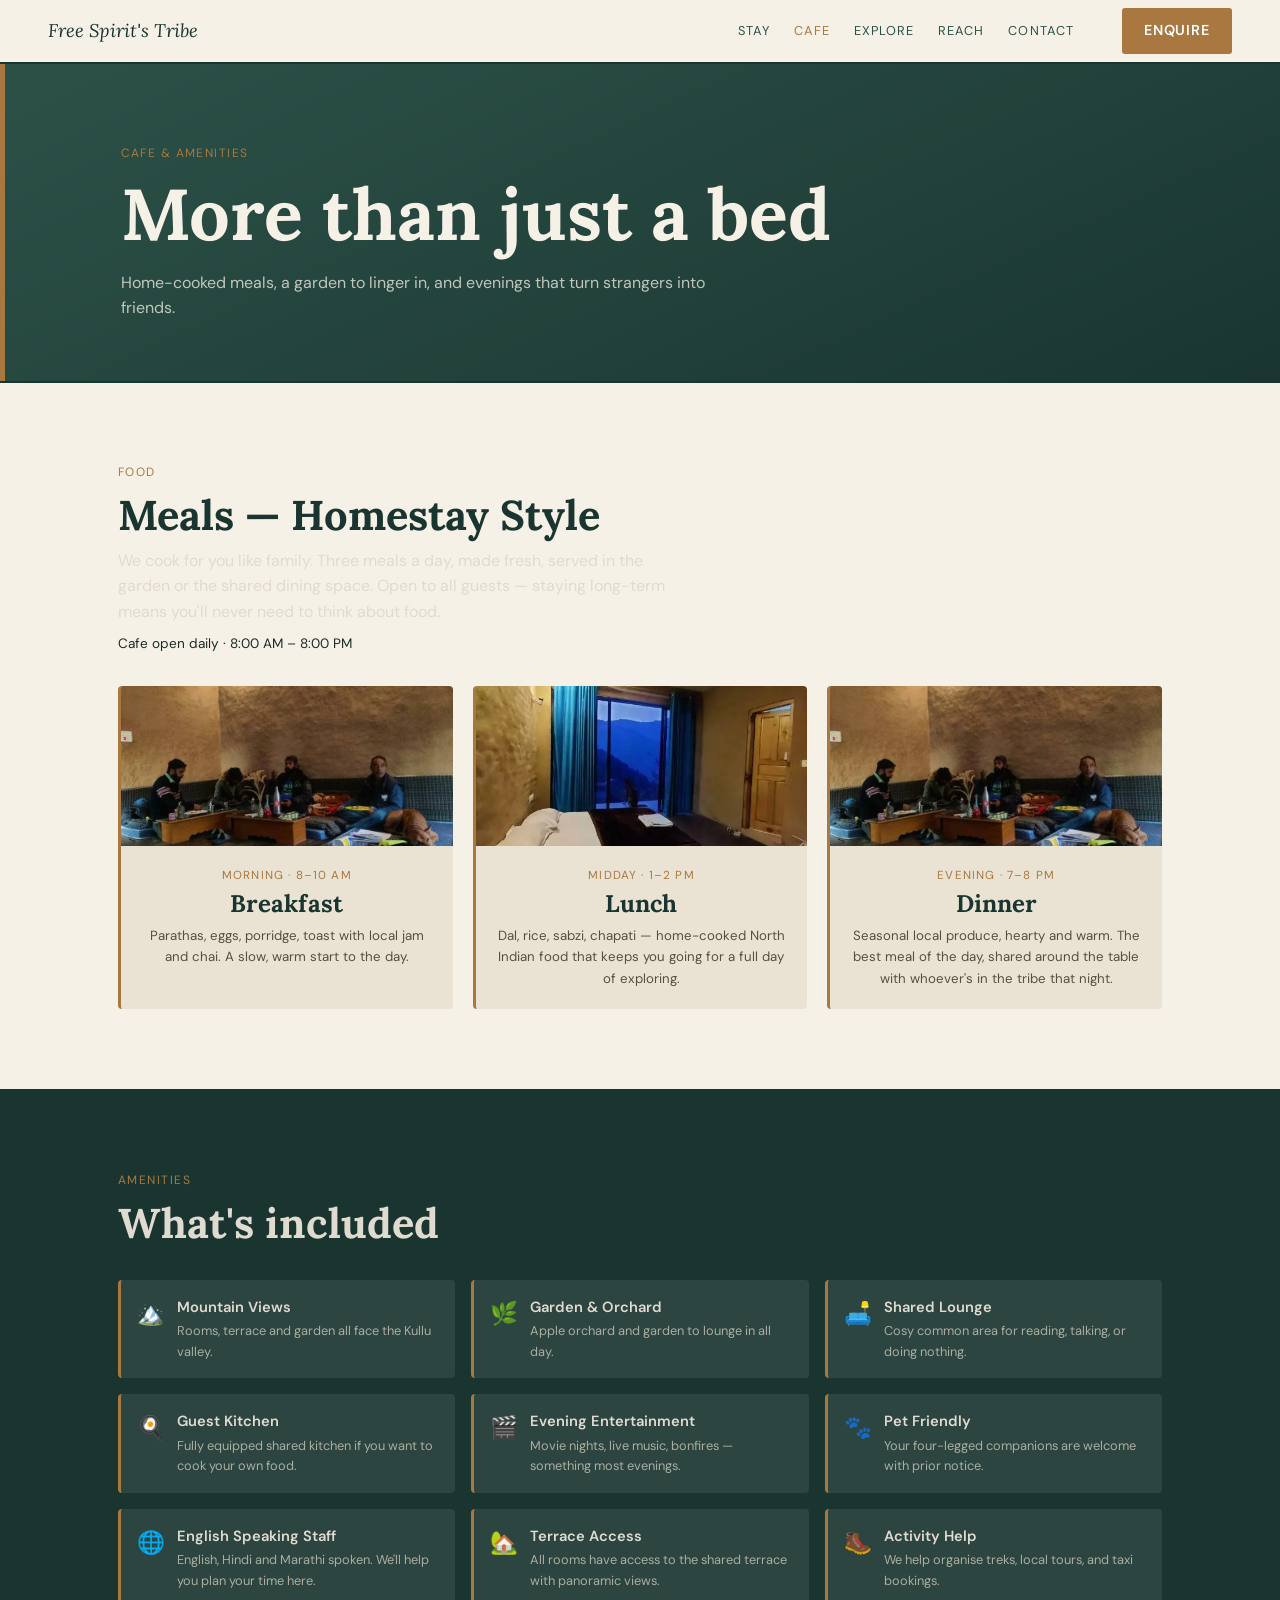
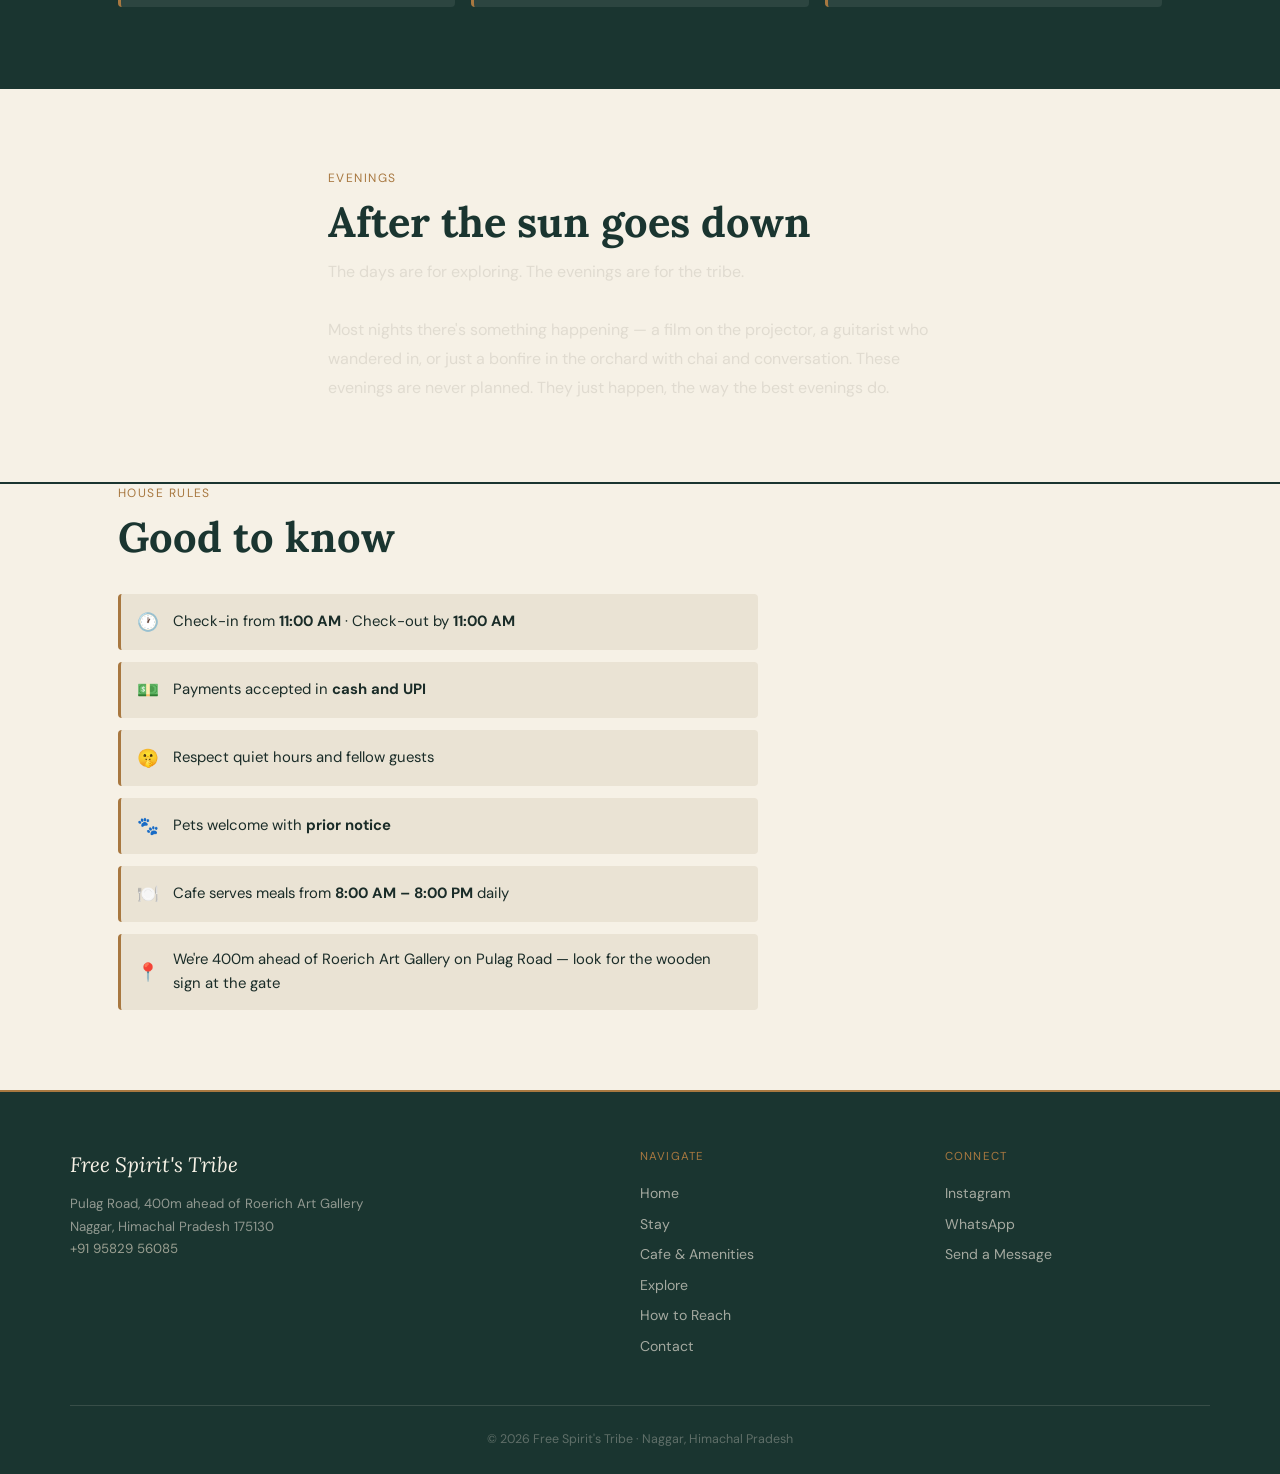
<file: cafe.html>
<!DOCTYPE html>
<html lang="en">
<head>
  <meta charset="UTF-8">
  <meta name="viewport" content="width=device-width, initial-scale=1.0">
  <link rel="preconnect" href="https://fonts.googleapis.com">
  <link rel="preconnect" href="https://fonts.gstatic.com" crossorigin>
  <link href="https://fonts.googleapis.com/css2?family=Lora:ital,wght@0,600;0,700;1,400&family=DM+Sans:wght@400;500;600&display=swap" rel="stylesheet">
  <title>Cafe & Amenities — Free Spirit's Tribe</title>
  <meta name="description" content="Home-cooked breakfast, lunch and dinner. A garden cafe, shared lounge, evening entertainment — the full Free Spirit's Tribe experience.">
  <link rel="stylesheet" href="css/style.css">
</head>
<body>

<nav class="site-nav" id="site-nav"></nav>

<main>

  <header class="page-hero">
    <div class="container">
      <span class="section-label">Cafe &amp; Amenities</span>
      <h1 class="page-hero__title">More than just a bed</h1>
      <p class="page-hero__sub">Home-cooked meals, a garden to linger in, and evenings that turn strangers into friends.</p>
    </div>
  </header>

  <!-- Meals -->
  <section class="section section--cream">
    <div class="container">
      <span class="section-label">Food</span>
      <h2 style="color:var(--clr-dark);">Meals — Homestay Style</h2>
      <p style="color:var(--clr-muted);margin-top:0.5rem;max-width:560px;">We cook for you like family. Three meals a day, made fresh, served in the garden or the shared dining space. Open to all guests — staying long-term means you'll never need to think about food.</p>
      <p style="font-size:0.85rem;color:var(--clr-aqua);margin-top:0.5rem;">Cafe open daily · 8:00 AM – 8:00 PM</p>
      <div class="meals-grid mt-4" id="js-meals"></div>
    </div>
  </section>

  <!-- Amenities -->
  <section class="section section--dark">
    <div class="container">
      <span class="section-label">Amenities</span>
      <h2>What's included</h2>
      <div class="amenities-grid mt-4">
        <div class="amenity-item" style="background:rgba(255,255,255,0.08);color:var(--clr-cream);">
          <span class="amenity-item__icon">🏔️</span>
          <div><div class="amenity-item__title" style="color:var(--clr-cream);">Mountain Views</div><div class="amenity-item__desc" style="color:rgba(240,230,210,0.65);">Rooms, terrace and garden all face the Kullu valley.</div></div>
        </div>
        <div class="amenity-item" style="background:rgba(255,255,255,0.08);color:var(--clr-cream);">
          <span class="amenity-item__icon">🌿</span>
          <div><div class="amenity-item__title" style="color:var(--clr-cream);">Garden &amp; Orchard</div><div class="amenity-item__desc" style="color:rgba(240,230,210,0.65);">Apple orchard and garden to lounge in all day.</div></div>
        </div>
        <div class="amenity-item" style="background:rgba(255,255,255,0.08);color:var(--clr-cream);">
          <span class="amenity-item__icon">🛋️</span>
          <div><div class="amenity-item__title" style="color:var(--clr-cream);">Shared Lounge</div><div class="amenity-item__desc" style="color:rgba(240,230,210,0.65);">Cosy common area for reading, talking, or doing nothing.</div></div>
        </div>
        <div class="amenity-item" style="background:rgba(255,255,255,0.08);color:var(--clr-cream);">
          <span class="amenity-item__icon">🍳</span>
          <div><div class="amenity-item__title" style="color:var(--clr-cream);">Guest Kitchen</div><div class="amenity-item__desc" style="color:rgba(240,230,210,0.65);">Fully equipped shared kitchen if you want to cook your own food.</div></div>
        </div>
        <div class="amenity-item" style="background:rgba(255,255,255,0.08);color:var(--clr-cream);">
          <span class="amenity-item__icon">🎬</span>
          <div><div class="amenity-item__title" style="color:var(--clr-cream);">Evening Entertainment</div><div class="amenity-item__desc" style="color:rgba(240,230,210,0.65);">Movie nights, live music, bonfires — something most evenings.</div></div>
        </div>
        <div class="amenity-item" style="background:rgba(255,255,255,0.08);color:var(--clr-cream);">
          <span class="amenity-item__icon">🐾</span>
          <div><div class="amenity-item__title" style="color:var(--clr-cream);">Pet Friendly</div><div class="amenity-item__desc" style="color:rgba(240,230,210,0.65);">Your four-legged companions are welcome with prior notice.</div></div>
        </div>
        <div class="amenity-item" style="background:rgba(255,255,255,0.08);color:var(--clr-cream);">
          <span class="amenity-item__icon">🌐</span>
          <div><div class="amenity-item__title" style="color:var(--clr-cream);">English Speaking Staff</div><div class="amenity-item__desc" style="color:rgba(240,230,210,0.65);">English, Hindi and Marathi spoken. We'll help you plan your time here.</div></div>
        </div>
        <div class="amenity-item" style="background:rgba(255,255,255,0.08);color:var(--clr-cream);">
          <span class="amenity-item__icon">🏡</span>
          <div><div class="amenity-item__title" style="color:var(--clr-cream);">Terrace Access</div><div class="amenity-item__desc" style="color:rgba(240,230,210,0.65);">All rooms have access to the shared terrace with panoramic views.</div></div>
        </div>
        <div class="amenity-item" style="background:rgba(255,255,255,0.08);color:var(--clr-cream);">
          <span class="amenity-item__icon">🥾</span>
          <div><div class="amenity-item__title" style="color:var(--clr-cream);">Activity Help</div><div class="amenity-item__desc" style="color:rgba(240,230,210,0.65);">We help organise treks, local tours, and taxi bookings.</div></div>
        </div>
      </div>
    </div>
  </section>

  <!-- Evenings -->
  <section class="section section--cream" id="evenings">
    <div class="container" style="max-width:720px;">
      <span class="section-label">Evenings</span>
      <h2 style="color:var(--clr-dark);">After the sun goes down</h2>
      <p style="color:var(--clr-muted);margin-top:0.75rem;line-height:1.8;">
        The days are for exploring. The evenings are for the tribe.<br><br>
        Most nights there's something happening — a film on the projector, a guitarist who wandered in, or just a bonfire in the orchard with chai and conversation. These evenings are never planned. They just happen, the way the best evenings do.
      </p>
    </div>
  </section>

  <!-- House Rules -->
  <section class="section section--cream" style="padding-top:0;">
    <div class="container">
      <span class="section-label">House rules</span>
      <h2 style="color:var(--clr-dark);">Good to know</h2>
      <div class="rules-list mt-4" style="max-width:640px;">
        <div class="rule-item"><span class="rule-item__icon">🕐</span><span>Check-in from <strong>11:00 AM</strong> · Check-out by <strong>11:00 AM</strong></span></div>
        <div class="rule-item"><span class="rule-item__icon">💵</span><span>Payments accepted in <strong>cash and UPI</strong></span></div>
        <div class="rule-item"><span class="rule-item__icon">🤫</span><span>Respect quiet hours and fellow guests</span></div>
        <div class="rule-item"><span class="rule-item__icon">🐾</span><span>Pets welcome with <strong>prior notice</strong></span></div>
        <div class="rule-item"><span class="rule-item__icon">🍽️</span><span>Cafe serves meals from <strong>8:00 AM – 8:00 PM</strong> daily</span></div>
        <div class="rule-item"><span class="rule-item__icon">📍</span><span>We're 400m ahead of Roerich Art Gallery on Pulag Road — look for the wooden sign at the gate</span></div>
      </div>
    </div>
  </section>

</main>

<footer class="site-footer" id="site-footer"></footer>

<script src="js/images.js"></script>
<script src="js/components.js"></script>
<script src="js/main.js"></script>
<script>
const MEALS = [
  { time: 'Morning · 8–10 AM', title: 'Breakfast', desc: 'Parathas, eggs, porridge, toast with local jam and chai. A slow, warm start to the day.', img: IMAGES.cafe.food },
  { time: 'Midday · 1–2 PM',   title: 'Lunch',     desc: 'Dal, rice, sabzi, chapati — home-cooked North Indian food that keeps you going for a full day of exploring.', img: IMAGES.cafe.interior },
  { time: 'Evening · 7–8 PM',  title: 'Dinner',    desc: 'Seasonal local produce, hearty and warm. The best meal of the day, shared around the table with whoever\'s in the tribe that night.', img: IMAGES.cafe.food },
];

const mealsEl = document.getElementById('js-meals');
MEALS.forEach(m => {
  mealsEl.innerHTML += `
    <div class="meal-card">
      <img class="meal-card__img" src="${m.img}" alt="${m.title}" loading="lazy">
      <div class="meal-card__body">
        <div class="meal-card__time">${m.time}</div>
        <h3 class="meal-card__title">${m.title}</h3>
        <p class="meal-card__desc">${m.desc}</p>
      </div>
    </div>
  `;
});
</script>

</body>
</html>
</file>
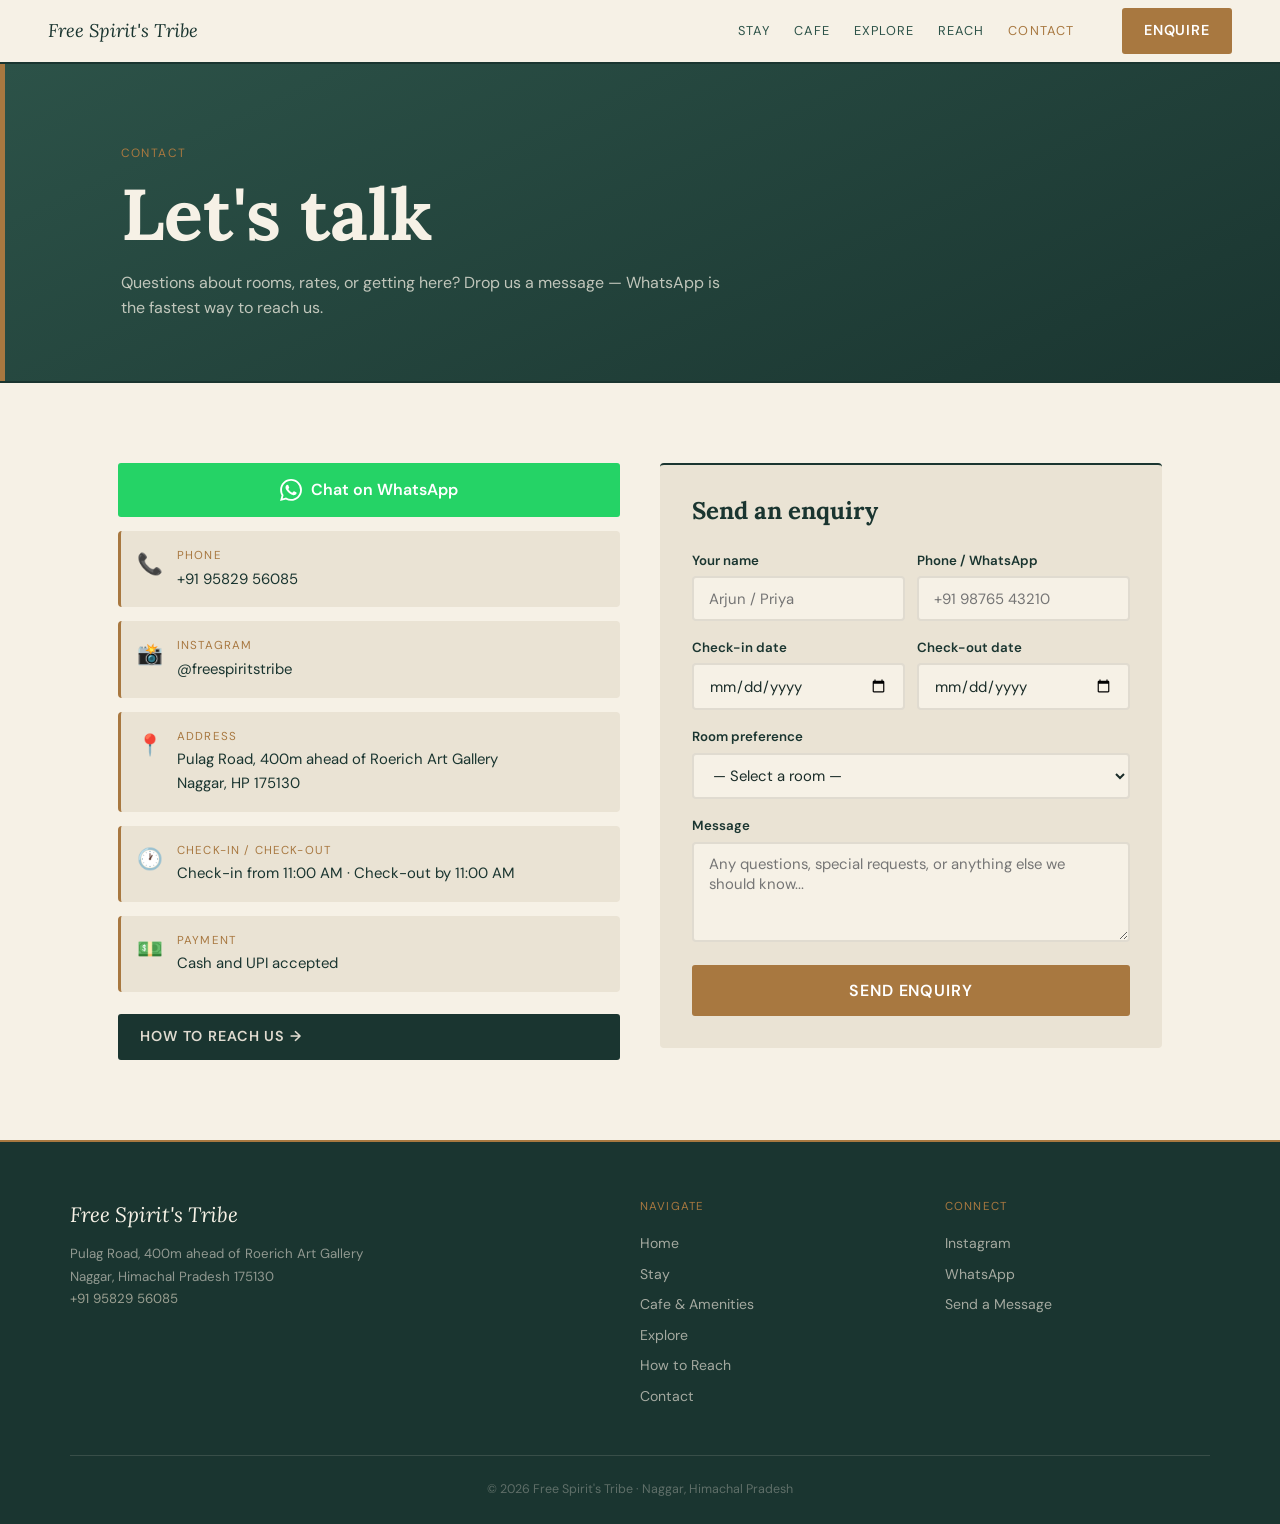
<file: contact.html>
<!DOCTYPE html>
<html lang="en">
<head>
  <meta charset="UTF-8">
  <meta name="viewport" content="width=device-width, initial-scale=1.0">
  <link rel="preconnect" href="https://fonts.googleapis.com">
  <link rel="preconnect" href="https://fonts.gstatic.com" crossorigin>
  <link href="https://fonts.googleapis.com/css2?family=Lora:ital,wght@0,600;0,700;1,400&family=DM+Sans:wght@400;500;600&display=swap" rel="stylesheet">
  <title>Contact — Free Spirit's Tribe</title>
  <meta name="description" content="Get in touch with Free Spirit's Tribe in Naggar. WhatsApp, phone, Instagram, and enquiry form.">
  <link rel="stylesheet" href="css/style.css">
</head>
<body>

<nav class="site-nav" id="site-nav"></nav>

<main>

  <header class="page-hero">
    <div class="container">
      <span class="section-label">Contact</span>
      <h1 class="page-hero__title">Let's talk</h1>
      <p class="page-hero__sub">Questions about rooms, rates, or getting here? Drop us a message — WhatsApp is the fastest way to reach us.</p>
    </div>
  </header>

  <section class="section section--cream">
    <div class="container">
      <div class="contact-grid">

        <!-- Left: contact info -->
        <div class="contact-info">

          <a href="https://wa.me/919582956085?text=Hi%2C%20I%27m%20interested%20in%20staying%20at%20Free%20Spirit%27s%20Tribe." target="_blank" rel="noopener" class="whatsapp-btn">
            <svg width="22" height="22" viewBox="0 0 24 24" fill="currentColor"><path d="M17.472 14.382c-.297-.149-1.758-.867-2.03-.967-.273-.099-.471-.148-.67.15-.197.297-.767.966-.94 1.164-.173.199-.347.223-.644.075-.297-.15-1.255-.463-2.39-1.475-.883-.788-1.48-1.761-1.653-2.059-.173-.297-.018-.458.13-.606.134-.133.298-.347.446-.52.149-.174.198-.298.298-.497.099-.198.05-.371-.025-.52-.075-.149-.669-1.612-.916-2.207-.242-.579-.487-.5-.669-.51-.173-.008-.371-.01-.57-.01-.198 0-.52.074-.792.372-.272.297-1.04 1.016-1.04 2.479 0 1.462 1.065 2.875 1.213 3.074.149.198 2.096 3.2 5.077 4.487.709.306 1.262.489 1.694.625.712.227 1.36.195 1.871.118.571-.085 1.758-.719 2.006-1.413.248-.694.248-1.289.173-1.413-.074-.124-.272-.198-.57-.347m-5.421 7.403h-.004a9.87 9.87 0 01-5.031-1.378l-.361-.214-3.741.982.998-3.648-.235-.374a9.86 9.86 0 01-1.51-5.26c.001-5.45 4.436-9.884 9.888-9.884 2.64 0 5.122 1.03 6.988 2.898a9.825 9.825 0 012.893 6.994c-.003 5.45-4.437 9.884-9.885 9.884m8.413-18.297A11.815 11.815 0 0012.05 0C5.495 0 .16 5.335.157 11.892c0 2.096.547 4.142 1.588 5.945L.057 24l6.305-1.654a11.882 11.882 0 005.683 1.448h.005c6.554 0 11.89-5.335 11.893-11.893a11.821 11.821 0 00-3.48-8.413z"/></svg>
            Chat on WhatsApp
          </a>

          <div class="contact-item">
            <span class="contact-item__icon">📞</span>
            <div>
              <div class="contact-item__label">Phone</div>
              <div class="contact-item__value"><a href="tel:+919582956085">+91 95829 56085</a></div>
            </div>
          </div>

          <div class="contact-item">
            <span class="contact-item__icon">📸</span>
            <div>
              <div class="contact-item__label">Instagram</div>
              <div class="contact-item__value"><a href="https://www.instagram.com/freespiritstribe/" target="_blank" rel="noopener">@freespiritstribe</a></div>
            </div>
          </div>

          <div class="contact-item">
            <span class="contact-item__icon">📍</span>
            <div>
              <div class="contact-item__label">Address</div>
              <div class="contact-item__value">Pulag Road, 400m ahead of Roerich Art Gallery<br>Naggar, HP 175130</div>
            </div>
          </div>

          <div class="contact-item">
            <span class="contact-item__icon">🕐</span>
            <div>
              <div class="contact-item__label">Check-in / Check-out</div>
              <div class="contact-item__value">Check-in from 11:00 AM · Check-out by 11:00 AM</div>
            </div>
          </div>

          <div class="contact-item">
            <span class="contact-item__icon">💵</span>
            <div>
              <div class="contact-item__label">Payment</div>
              <div class="contact-item__value">Cash and UPI accepted</div>
            </div>
          </div>

          <a href="reach.html" class="btn btn-dark" style="margin-top:0.5rem;">How to reach us &rarr;</a>

        </div>

        <!-- Right: enquiry form -->
        <div class="contact-form">
          <h3>Send an enquiry</h3>
          <!-- Replace YOUR_FORM_ID after registering at formspree.io -->
          <form action="https://formspree.io/f/YOUR_FORM_ID" method="POST">
            <div class="form-row">
              <div class="form-group">
                <label for="name">Your name</label>
                <input type="text" id="name" name="name" required placeholder="Arjun / Priya">
              </div>
              <div class="form-group">
                <label for="phone">Phone / WhatsApp</label>
                <input type="tel" id="phone" name="phone" placeholder="+91 98765 43210">
              </div>
            </div>
            <div class="form-row">
              <div class="form-group">
                <label for="checkin">Check-in date</label>
                <input type="date" id="checkin" name="checkin">
              </div>
              <div class="form-group">
                <label for="checkout">Check-out date</label>
                <input type="date" id="checkout" name="checkout">
              </div>
            </div>
            <div class="form-group">
              <label for="room">Room preference</label>
              <select id="room" name="room">
                <option value="">— Select a room —</option>
                <option value="dorm-6bed">6-Bed Dormitory</option>
                <option value="dorm-4bed">4-Bed Dormitory</option>
                <option value="private-balcony">Private Room with Balcony</option>
                <option value="private">Private Room</option>
                <option value="not-sure">Not sure yet</option>
              </select>
            </div>
            <div class="form-group">
              <label for="message">Message</label>
              <textarea id="message" name="message" placeholder="Any questions, special requests, or anything else we should know..."></textarea>
            </div>
            <button type="submit" class="btn btn-primary btn-full btn-lg">Send Enquiry</button>
          </form>
        </div>

      </div>
    </div>
  </section>

</main>

<footer class="site-footer" id="site-footer"></footer>

<script src="js/images.js"></script>
<script src="js/components.js"></script>
<script src="js/main.js"></script>

</body>
</html>
</file>
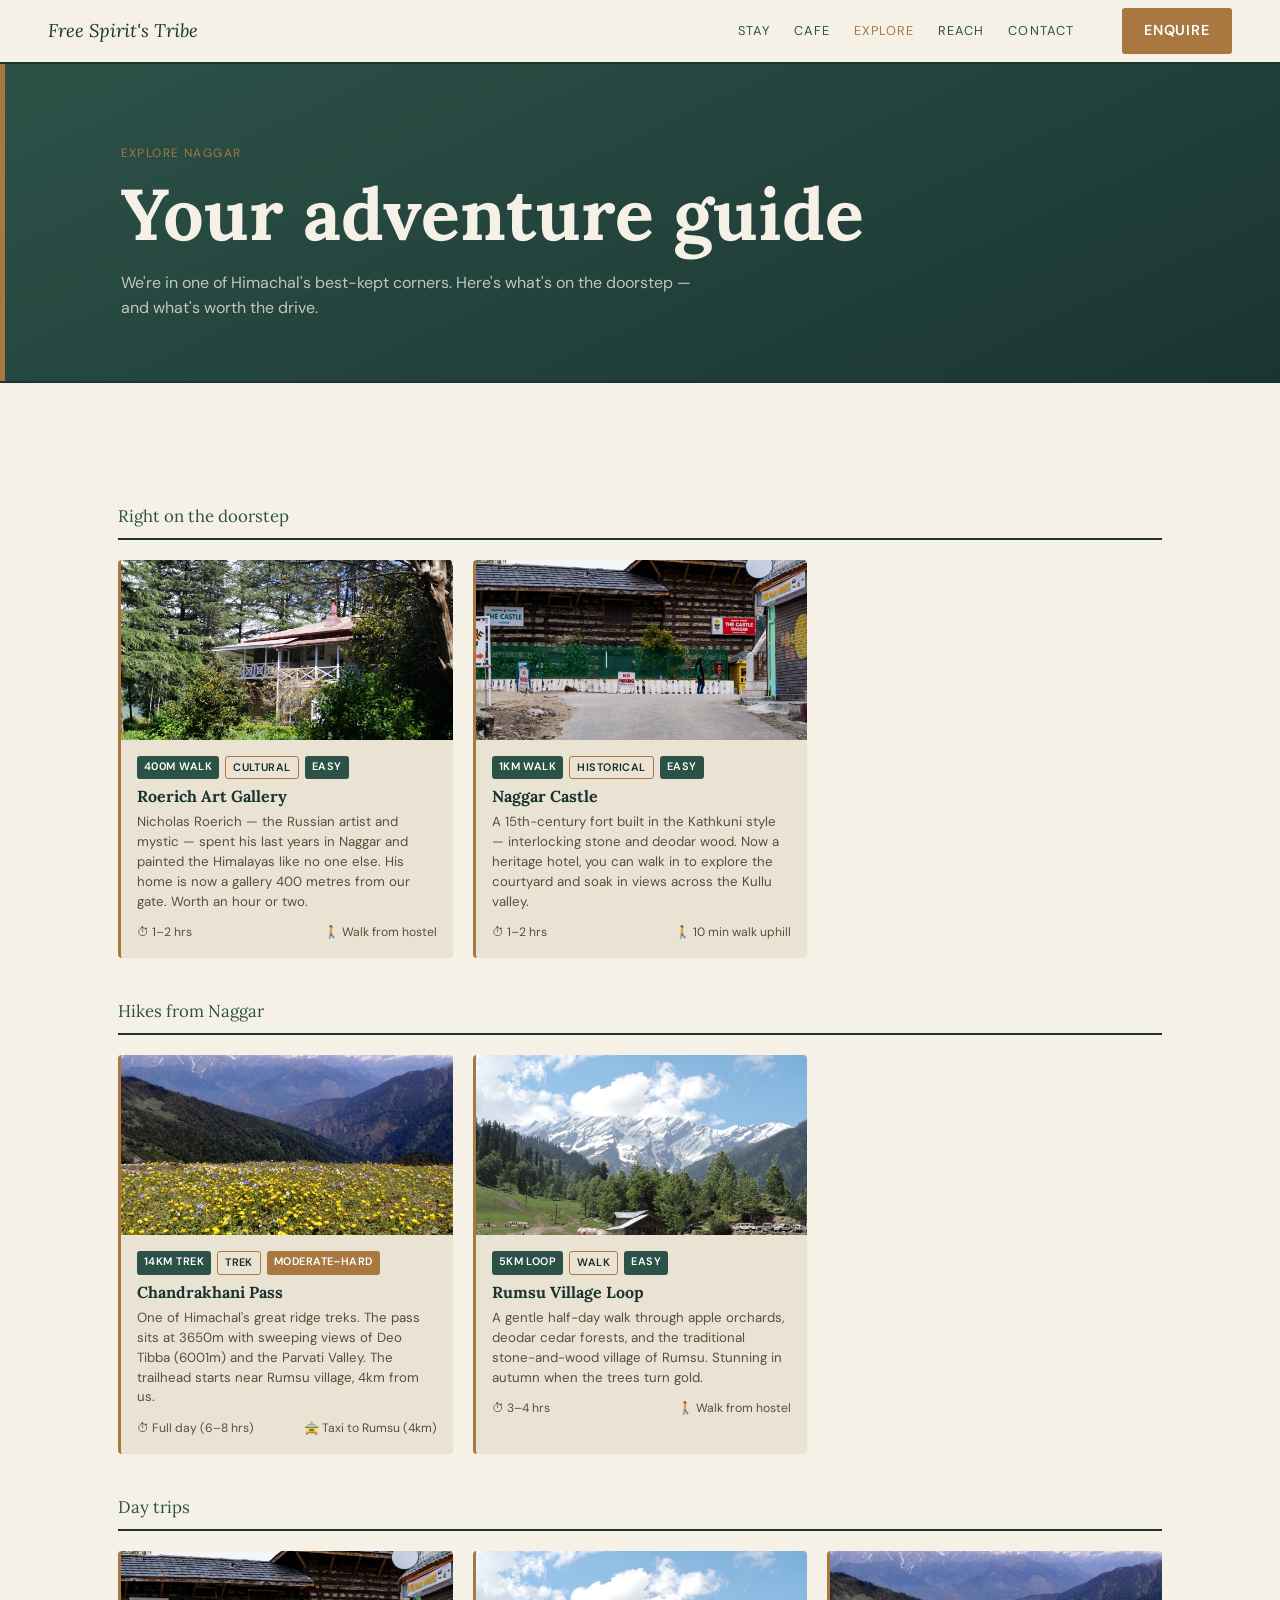
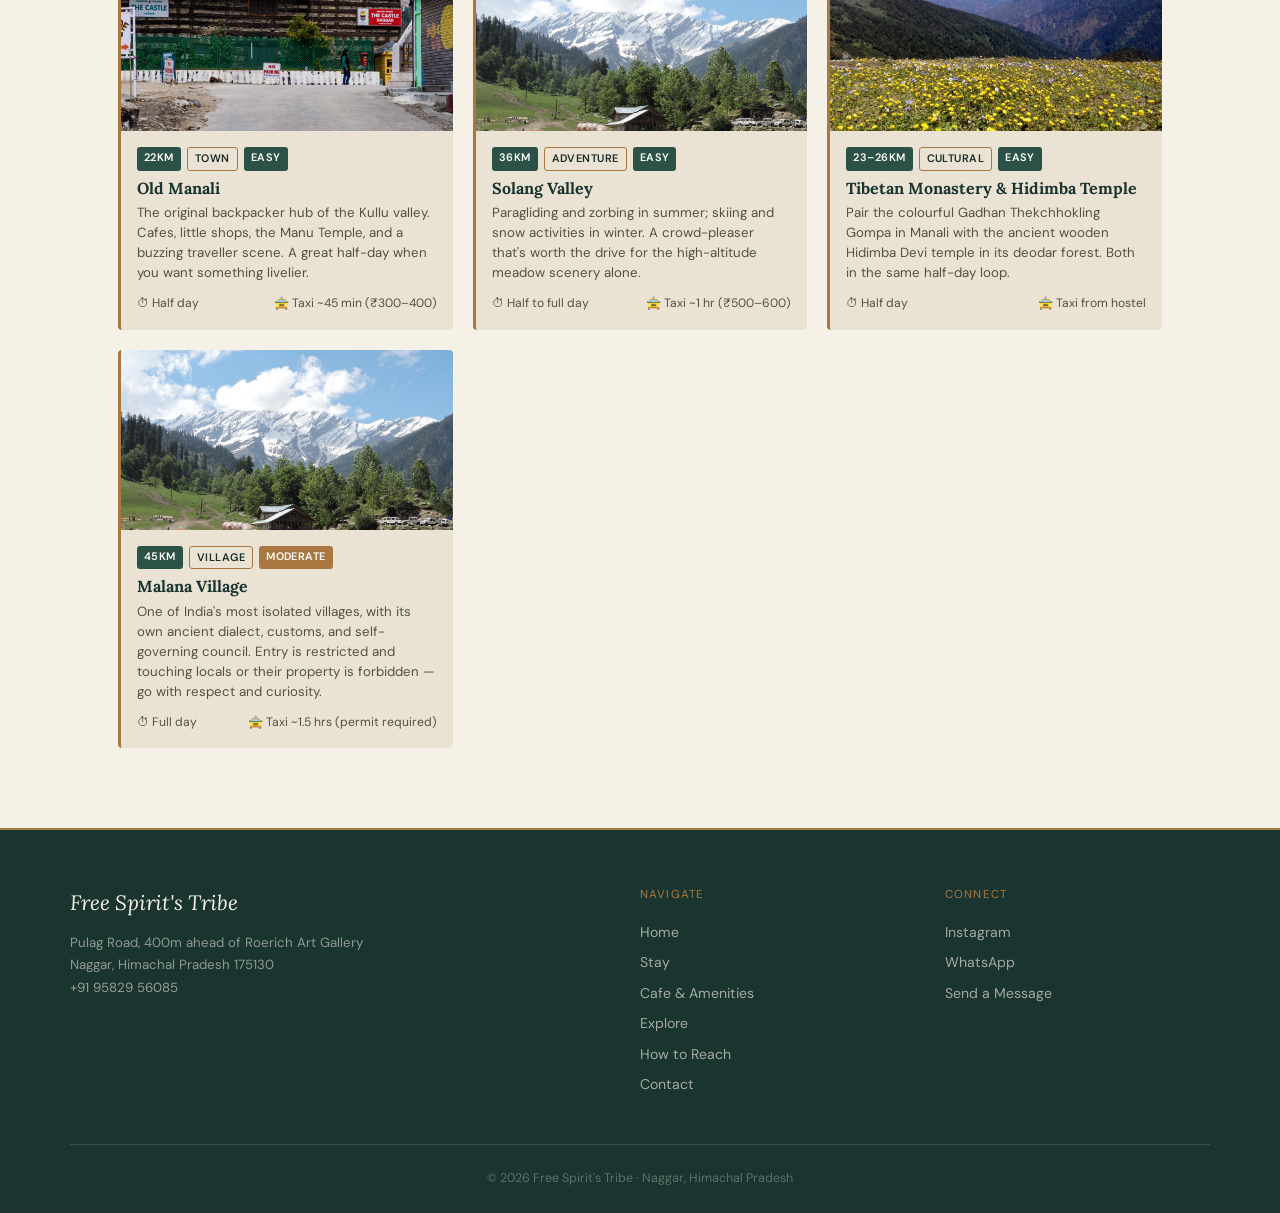
<file: explore.html>
<!DOCTYPE html>
<html lang="en">
<head>
  <meta charset="UTF-8">
  <meta name="viewport" content="width=device-width, initial-scale=1.0">
  <link rel="preconnect" href="https://fonts.googleapis.com">
  <link rel="preconnect" href="https://fonts.gstatic.com" crossorigin>
  <link href="https://fonts.googleapis.com/css2?family=Lora:ital,wght@0,600;0,700;1,400&family=DM+Sans:wght@400;500;600&display=swap" rel="stylesheet">
  <title>Explore — Free Spirit's Tribe</title>
  <meta name="description" content="Things to do in and around Naggar — the Roerich Gallery, Naggar Castle, Chandrakhani Pass, and day trips to Manali and beyond.">
  <link rel="stylesheet" href="css/style.css">
</head>
<body>

<nav class="site-nav" id="site-nav"></nav>

<main>

  <header class="page-hero">
    <div class="container">
      <span class="section-label">Explore Naggar</span>
      <h1 class="page-hero__title">Your adventure guide</h1>
      <p class="page-hero__sub">We're in one of Himachal's best-kept corners. Here's what's on the doorstep — and what's worth the drive.</p>
    </div>
  </header>

  <section class="section section--cream">
    <div class="container" id="js-explore-content"></div>
  </section>

</main>

<footer class="site-footer" id="site-footer"></footer>

<script src="js/images.js"></script>
<script src="js/components.js"></script>
<script src="js/main.js"></script>
<script>
const SECTIONS = [
  {
    title: 'Right on the doorstep',
    items: [
      {
        img: IMAGES.explore.roerichGallery,
        title: 'Roerich Art Gallery',
        badges: [{ label: '400m walk', cls: 'badge--dist' }, { label: 'Cultural', cls: 'badge--type' }, { label: 'Easy', cls: 'badge--easy' }],
        desc: 'Nicholas Roerich — the Russian artist and mystic — spent his last years in Naggar and painted the Himalayas like no one else. His home is now a gallery 400 metres from our gate. Worth an hour or two.',
        footer: ['⏱ 1–2 hrs', '🚶 Walk from hostel'],
      },
      {
        img: IMAGES.explore.naggarCastle,
        title: 'Naggar Castle',
        badges: [{ label: '1km walk', cls: 'badge--dist' }, { label: 'Historical', cls: 'badge--type' }, { label: 'Easy', cls: 'badge--easy' }],
        desc: 'A 15th-century fort built in the Kathkuni style — interlocking stone and deodar wood. Now a heritage hotel, you can walk in to explore the courtyard and soak in views across the Kullu valley.',
        footer: ['⏱ 1–2 hrs', '🚶 10 min walk uphill'],
      },
    ],
  },
  {
    title: 'Hikes from Naggar',
    items: [
      {
        img: IMAGES.explore.chandraKhani,
        title: 'Chandrakhani Pass',
        badges: [{ label: '14km trek', cls: 'badge--dist' }, { label: 'Trek', cls: 'badge--type' }, { label: 'Moderate–Hard', cls: 'badge--moderate' }],
        desc: "One of Himachal's great ridge treks. The pass sits at 3650m with sweeping views of Deo Tibba (6001m) and the Parvati Valley. The trailhead starts near Rumsu village, 4km from us.",
        footer: ['⏱ Full day (6–8 hrs)', '🚖 Taxi to Rumsu (4km)'],
      },
      {
        img: IMAGES.explore.solangValley,
        title: 'Rumsu Village Loop',
        badges: [{ label: '5km loop', cls: 'badge--dist' }, { label: 'Walk', cls: 'badge--type' }, { label: 'Easy', cls: 'badge--easy' }],
        desc: 'A gentle half-day walk through apple orchards, deodar cedar forests, and the traditional stone-and-wood village of Rumsu. Stunning in autumn when the trees turn gold.',
        footer: ['⏱ 3–4 hrs', '🚶 Walk from hostel'],
      },
    ],
  },
  {
    title: 'Day trips',
    items: [
      {
        img: IMAGES.explore.naggarCastle,
        title: 'Old Manali',
        badges: [{ label: '22km', cls: 'badge--dist' }, { label: 'Town', cls: 'badge--type' }, { label: 'Easy', cls: 'badge--easy' }],
        desc: 'The original backpacker hub of the Kullu valley. Cafes, little shops, the Manu Temple, and a buzzing traveller scene. A great half-day when you want something livelier.',
        footer: ['⏱ Half day', '🚖 Taxi ~45 min (₹300–400)'],
      },
      {
        img: IMAGES.explore.solangValley,
        title: 'Solang Valley',
        badges: [{ label: '36km', cls: 'badge--dist' }, { label: 'Adventure', cls: 'badge--type' }, { label: 'Easy', cls: 'badge--easy' }],
        desc: "Paragliding and zorbing in summer; skiing and snow activities in winter. A crowd-pleaser that's worth the drive for the high-altitude meadow scenery alone.",
        footer: ['⏱ Half to full day', '🚖 Taxi ~1 hr (₹500–600)'],
      },
      {
        img: IMAGES.explore.chandraKhani,
        title: 'Tibetan Monastery & Hidimba Temple',
        badges: [{ label: '23–26km', cls: 'badge--dist' }, { label: 'Cultural', cls: 'badge--type' }, { label: 'Easy', cls: 'badge--easy' }],
        desc: 'Pair the colourful Gadhan Thekchhokling Gompa in Manali with the ancient wooden Hidimba Devi temple in its deodar forest. Both in the same half-day loop.',
        footer: ['⏱ Half day', '🚖 Taxi from hostel'],
      },
      {
        img: IMAGES.explore.solangValley,
        title: 'Malana Village',
        badges: [{ label: '45km', cls: 'badge--dist' }, { label: 'Village', cls: 'badge--type' }, { label: 'Moderate', cls: 'badge--moderate' }],
        desc: "One of India's most isolated villages, with its own ancient dialect, customs, and self-governing council. Entry is restricted and touching locals or their property is forbidden — go with respect and curiosity.",
        footer: ['⏱ Full day', '🚖 Taxi ~1.5 hrs (permit required)'],
      },
    ],
  },
];

const container = document.getElementById('js-explore-content');
SECTIONS.forEach(sec => {
  let cards = sec.items.map(it => `
    <div class="adventure-card">
      <img class="adventure-card__img" src="${it.img}" alt="${it.title}" loading="lazy">
      <div class="adventure-card__body">
        <div class="adventure-card__badges">
          ${it.badges.map(b => `<span class="badge ${b.cls}">${b.label}</span>`).join('')}
        </div>
        <h3 class="adventure-card__title">${it.title}</h3>
        <p class="adventure-card__desc">${it.desc}</p>
        <div class="adventure-card__footer">
          <span>${it.footer[0]}</span>
          <span>${it.footer[1]}</span>
        </div>
      </div>
    </div>
  `).join('');
  container.innerHTML += `
    <div class="adventure-section-title">${sec.title}</div>
    <div class="adventure-cards">${cards}</div>
  `;
});
</script>

</body>
</html>
</file>
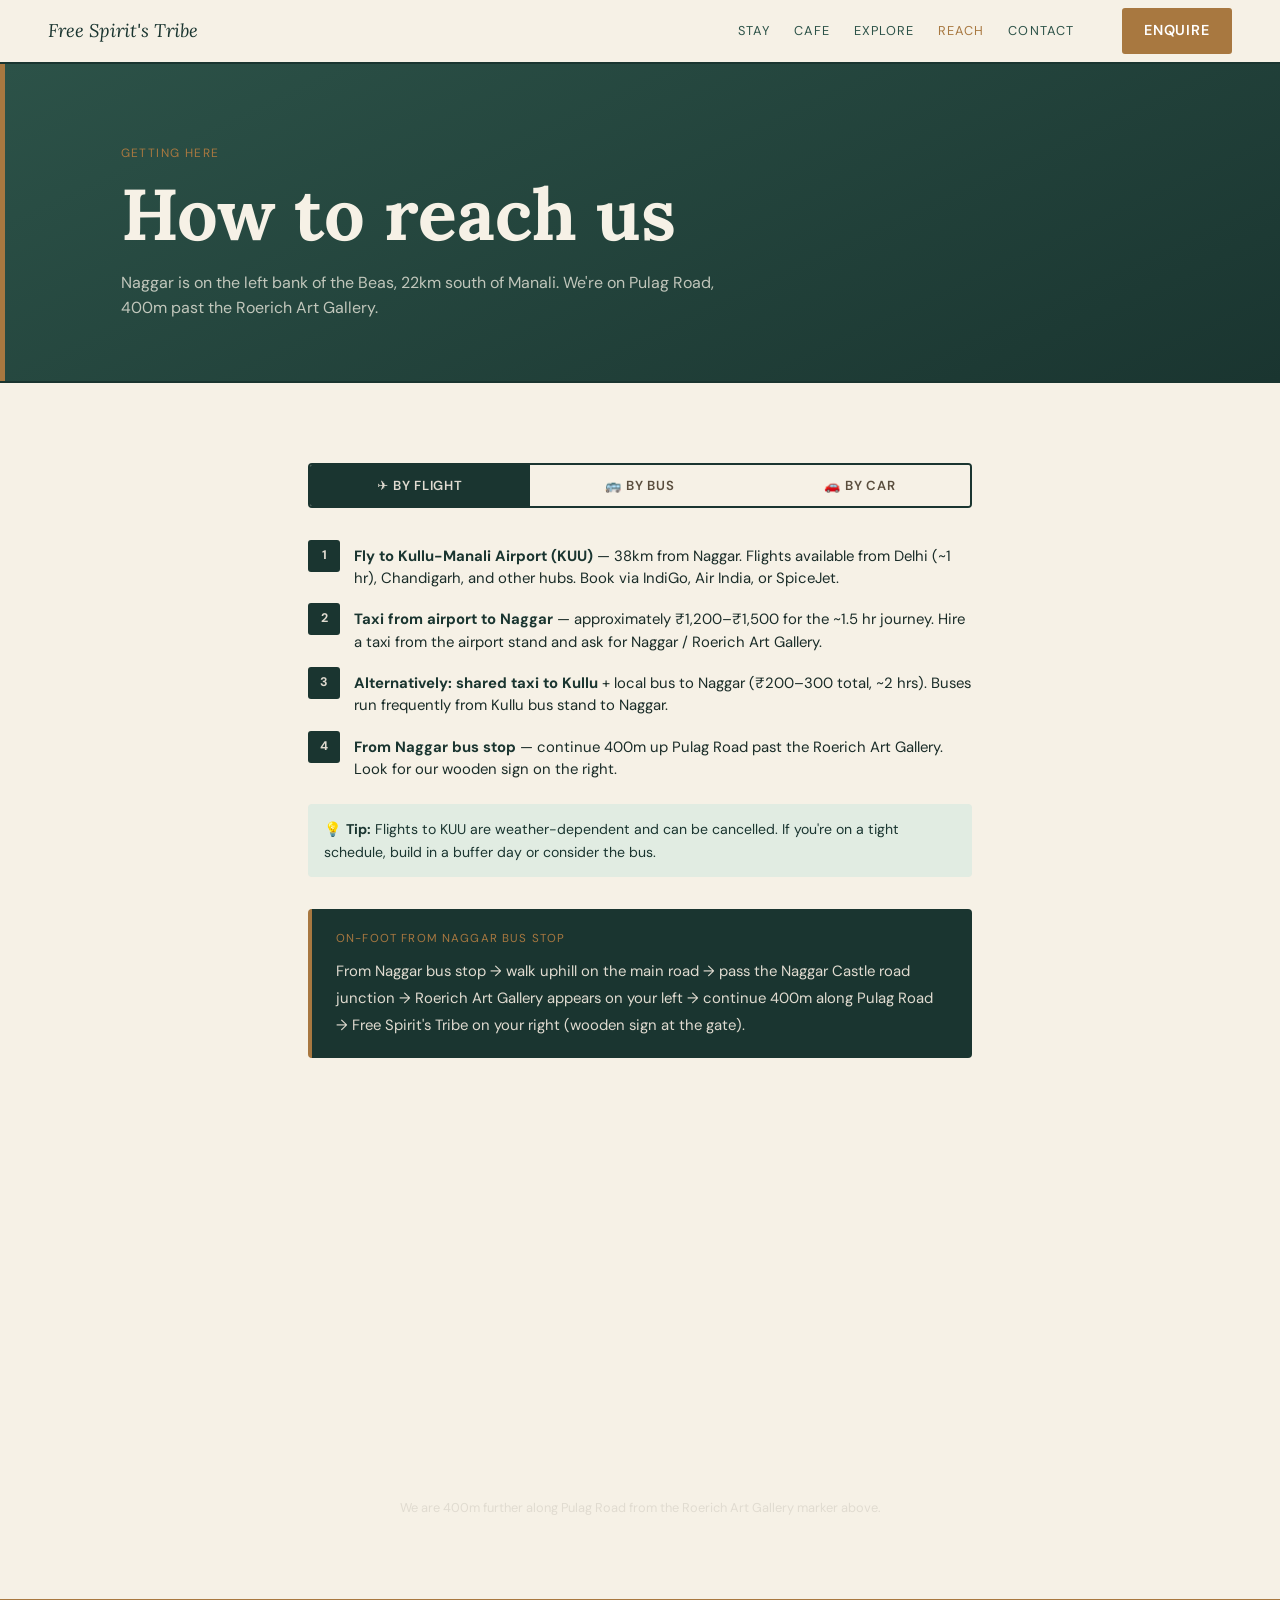
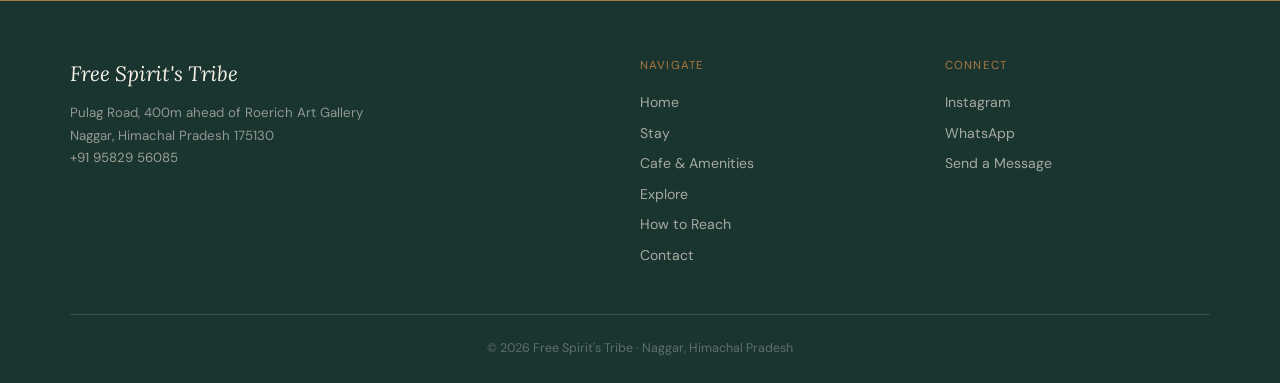
<file: reach.html>
<!DOCTYPE html>
<html lang="en">
<head>
  <meta charset="UTF-8">
  <meta name="viewport" content="width=device-width, initial-scale=1.0">
  <link rel="preconnect" href="https://fonts.googleapis.com">
  <link rel="preconnect" href="https://fonts.gstatic.com" crossorigin>
  <link href="https://fonts.googleapis.com/css2?family=Lora:ital,wght@0,600;0,700;1,400&family=DM+Sans:wght@400;500;600&display=swap" rel="stylesheet">
  <title>How to Reach — Free Spirit's Tribe</title>
  <meta name="description" content="Directions to Free Spirit's Tribe in Naggar, Himachal Pradesh — by flight, bus, and self-drive from Delhi, Chandigarh and Kullu Airport.">
  <link rel="stylesheet" href="css/style.css">
</head>
<body>

<nav class="site-nav" id="site-nav"></nav>

<main>

  <header class="page-hero">
    <div class="container">
      <span class="section-label">Getting here</span>
      <h1 class="page-hero__title">How to reach us</h1>
      <p class="page-hero__sub">Naggar is on the left bank of the Beas, 22km south of Manali. We're on Pulag Road, 400m past the Roerich Art Gallery.</p>
    </div>
  </header>

  <section class="section section--cream">
    <div class="container" style="max-width:760px;">

      <!-- Tabs -->
      <div class="transport-tabs">
        <button class="transport-tab active" data-tab="tab-flight">✈️ By Flight</button>
        <button class="transport-tab" data-tab="tab-bus">🚌 By Bus</button>
        <button class="transport-tab" data-tab="tab-car">🚗 By Car</button>
      </div>

      <!-- Flight panel -->
      <div class="transport-panel active" id="tab-flight">
        <div class="step-list">
          <div class="step-item"><div class="step-num">1</div><div class="step-text"><strong>Fly to Kullu-Manali Airport (KUU)</strong> — 38km from Naggar. Flights available from Delhi (~1 hr), Chandigarh, and other hubs. Book via IndiGo, Air India, or SpiceJet.</div></div>
          <div class="step-item"><div class="step-num">2</div><div class="step-text"><strong>Taxi from airport to Naggar</strong> — approximately ₹1,200–₹1,500 for the ~1.5 hr journey. Hire a taxi from the airport stand and ask for Naggar / Roerich Art Gallery.</div></div>
          <div class="step-item"><div class="step-num">3</div><div class="step-text"><strong>Alternatively: shared taxi to Kullu</strong> + local bus to Naggar (₹200–300 total, ~2 hrs). Buses run frequently from Kullu bus stand to Naggar.</div></div>
          <div class="step-item"><div class="step-num">4</div><div class="step-text"><strong>From Naggar bus stop</strong> — continue 400m up Pulag Road past the Roerich Art Gallery. Look for our wooden sign on the right.</div></div>
        </div>
        <div style="margin-top:1.5rem;padding:14px 16px;background:rgba(46,184,184,0.1);border-radius:var(--radius);font-size:0.88rem;color:var(--clr-dark);">
          💡 <strong>Tip:</strong> Flights to KUU are weather-dependent and can be cancelled. If you're on a tight schedule, build in a buffer day or consider the bus.
        </div>
      </div>

      <!-- Bus panel -->
      <div class="transport-panel" id="tab-bus">
        <div class="step-list">
          <div class="step-item"><div class="step-num">1</div><div class="step-text"><strong>Delhi → Manali overnight bus</strong> — HRTC Volvo buses depart from Delhi ISBT Kashmere Gate at ~5–6 PM. Journey: ~14 hrs. Arrive Manali bus stand by morning. Book at hrtchp.com or the counter.</div></div>
          <div class="step-item"><div class="step-num">2</div><div class="step-text"><strong>Chandigarh → Manali</strong> — 8–9 hrs, multiple HRTC departures daily. Good option if coming from Delhi by train first.</div></div>
          <div class="step-item"><div class="step-num">3</div><div class="step-text"><strong>Manali bus stand → Naggar</strong> — Local buses run every 30–60 min (₹40–60, ~45 min). Or take a shared taxi (₹80–120 per seat). Tell the driver you're going to Naggar / Roerich Art Gallery.</div></div>
          <div class="step-item"><div class="step-num">4</div><div class="step-text"><strong>From Naggar bus stop</strong> — walk 400m up Pulag Road, past the Roerich Art Gallery on your left. Our wooden gate sign is on the right.</div></div>
        </div>
        <div style="margin-top:1.5rem;padding:14px 16px;background:rgba(46,184,184,0.1);border-radius:var(--radius);font-size:0.88rem;color:var(--clr-dark);">
          💡 <strong>Tip:</strong> The overnight bus from Delhi is the most popular route for backpackers. Book a window seat on the right side for the best mountain views on arrival.
        </div>
      </div>

      <!-- Car panel -->
      <div class="transport-panel" id="tab-car">
        <div class="step-list">
          <div class="step-item"><div class="step-num">1</div><div class="step-text"><strong>Delhi → Naggar (~530km)</strong> — Take NH44 to Chandigarh, then NH3 (Chandigarh–Manali Highway) through Bilaspur, Mandi, and Kullu. Total ~12–14 hrs depending on conditions. Start early to avoid mountain road night driving.</div></div>
          <div class="step-item"><div class="step-num">2</div><div class="step-text"><strong>At Patlikuhl (30km before Manali)</strong> — turn left at the T-junction onto the left-bank road. Follow signs for Naggar. This road is quieter and more scenic than the main highway.</div></div>
          <div class="step-item"><div class="step-num">3</div><div class="step-text"><strong>Into Naggar</strong> — follow the road through Naggar village. Pass the road junction for Naggar Castle. Continue until you see the Roerich Art Gallery on your left.</div></div>
          <div class="step-item"><div class="step-num">4</div><div class="step-text"><strong>400m past the Gallery</strong> — turn into Pulag Road. Our wooden gate sign is on the right. Small parking area available.</div></div>
        </div>
        <div style="margin-top:1.5rem;padding:14px 16px;background:rgba(46,184,184,0.1);border-radius:var(--radius);font-size:0.88rem;color:var(--clr-dark);">
          💡 <strong>Tip:</strong> GPS can be unreliable in the hills. Use "Roerich Art Gallery Naggar" as your destination and ask locals once you're in the village.
        </div>
      </div>

      <!-- Landmark directions box -->
      <div class="directions-box">
        <span class="directions-box__label">On-foot from Naggar bus stop</span>
        From Naggar bus stop → walk uphill on the main road → pass the Naggar Castle road junction →
        Roerich Art Gallery appears on your left → continue 400m along Pulag Road →
        Free Spirit's Tribe on your right (wooden sign at the gate).
      </div>

      <!-- Map -->
      <div class="map-embed">
        <iframe
          src="https://www.google.com/maps/embed?pb=!1m18!1m12!1m3!1d3376.4!2d77.1590!3d32.0985!2m3!1f0!2f0!3f0!3m2!1i1024!2i768!4f13.1!3m3!1m2!1s0x391bf45da6be7c95%3A0x4b7c81c4c6d74e91!2sNicholas+Roerich+Art+Gallery!5e0!3m2!1sen!2sin!4v1"
          allowfullscreen=""
          loading="lazy"
          referrerpolicy="no-referrer-when-downgrade"
          title="Map showing location of Free Spirit's Tribe near Roerich Art Gallery, Naggar">
        </iframe>
      </div>
      <p style="font-size:0.8rem;color:var(--clr-muted);margin-top:0.5rem;text-align:center;">We are 400m further along Pulag Road from the Roerich Art Gallery marker above.</p>

    </div>
  </section>

</main>

<footer class="site-footer" id="site-footer"></footer>

<script src="js/images.js"></script>
<script src="js/components.js"></script>
<script src="js/main.js"></script>

</body>
</html>
</file>
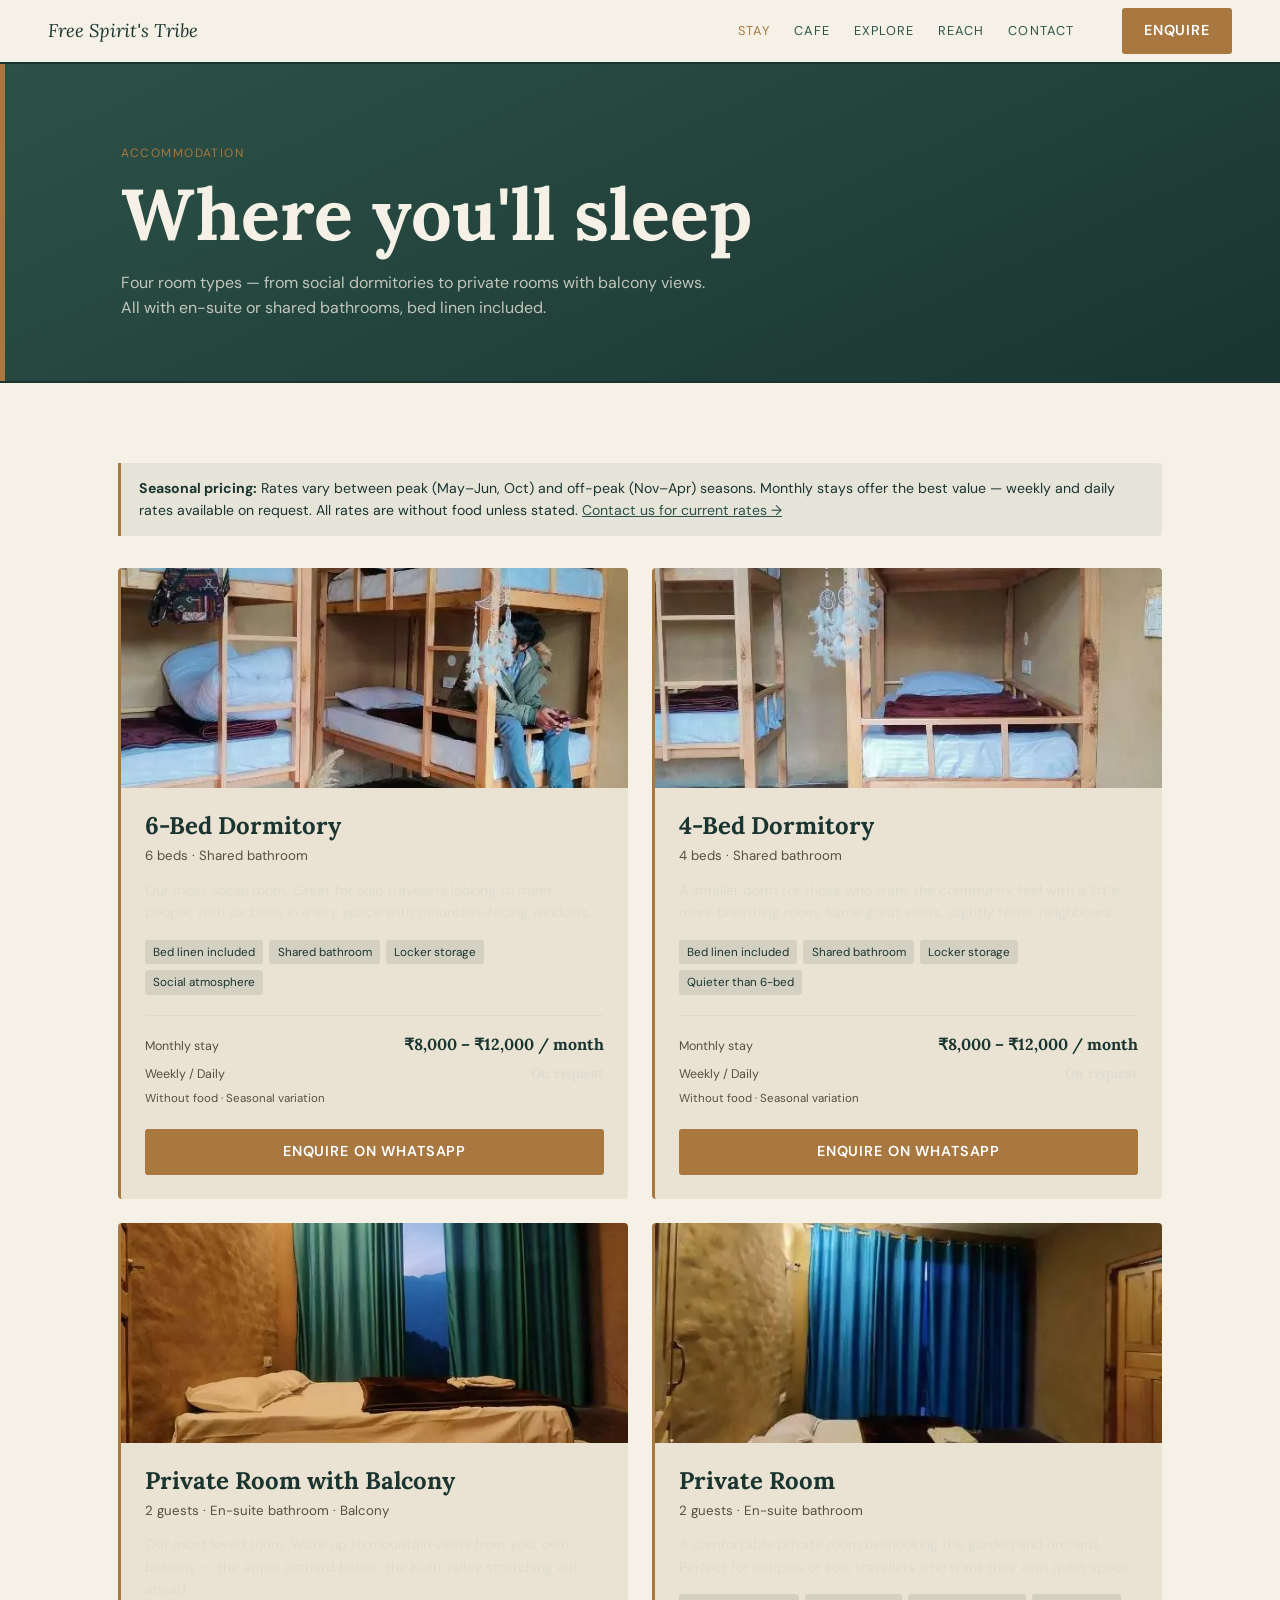
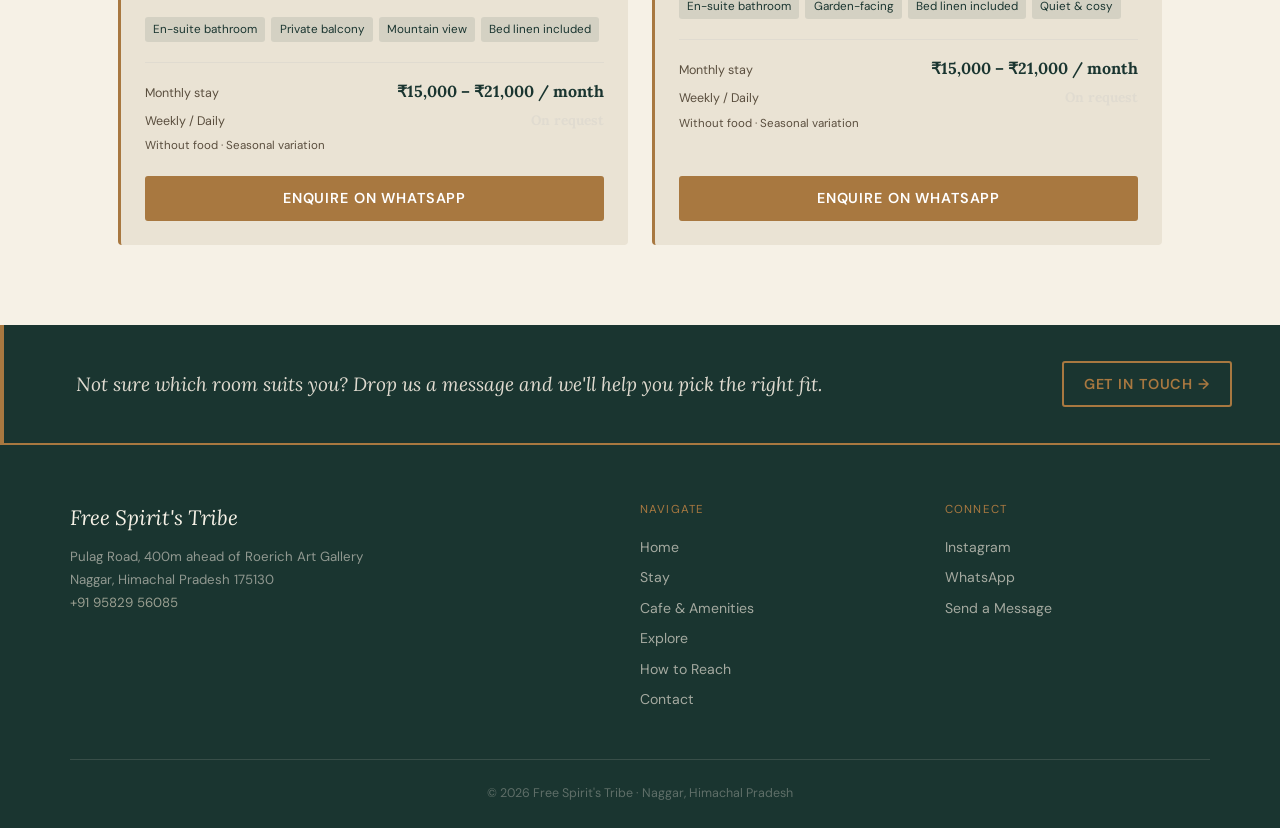
<file: stay.html>
<!DOCTYPE html>
<html lang="en">
<head>
  <meta charset="UTF-8">
  <meta name="viewport" content="width=device-width, initial-scale=1.0">
  <link rel="preconnect" href="https://fonts.googleapis.com">
  <link rel="preconnect" href="https://fonts.gstatic.com" crossorigin>
  <link href="https://fonts.googleapis.com/css2?family=Lora:ital,wght@0,600;0,700;1,400&family=DM+Sans:wght@400;500;600&display=swap" rel="stylesheet">
  <title>Stay — Free Spirit's Tribe</title>
  <meta name="description" content="Dorm beds and private rooms at Free Spirit's Tribe, Naggar. Monthly, weekly and daily rates available.">
  <link rel="stylesheet" href="css/style.css">
</head>
<body>

<nav class="site-nav" id="site-nav"></nav>

<main>

  <header class="page-hero">
    <div class="container">
      <span class="section-label">Accommodation</span>
      <h1 class="page-hero__title">Where you'll sleep</h1>
      <p class="page-hero__sub">Four room types — from social dormitories to private rooms with balcony views. All with en-suite or shared bathrooms, bed linen included.</p>
    </div>
  </header>

  <section class="section section--cream">
    <div class="container">

      <div class="pricing-note">
        <strong>Seasonal pricing:</strong> Rates vary between peak (May–Jun, Oct) and off-peak (Nov–Apr) seasons.
        Monthly stays offer the best value — weekly and daily rates available on request.
        All rates are without food unless stated. <a href="contact.html" style="color:var(--clr-mid);text-decoration:underline;">Contact us for current rates &rarr;</a>
      </div>

      <div class="room-cards" id="js-room-cards"></div>

    </div>
  </section>

  <!-- CTA Strip -->
  <div class="pull-quote">
    <p class="pull-quote__text">Not sure which room suits you? Drop us a message and we'll help you pick the right fit.</p>
    <a href="contact.html" class="btn btn-outline" style="flex-shrink:0;">Get in Touch &rarr;</a>
  </div>

</main>

<footer class="site-footer" id="site-footer"></footer>

<script src="js/images.js"></script>
<script src="js/components.js"></script>
<script src="js/main.js"></script>
<script>
const ROOMS = [
  {
    key: 'dorm6',
    title: '6-Bed Dormitory',
    meta: '6 beds · Shared bathroom',
    features: ['Bed linen included', 'Shared bathroom', 'Locker storage', 'Social atmosphere'],
    monthlyRange: '₹8,000 – ₹12,000 / month',
    priceNote: 'Without food · Seasonal variation',
    desc: 'Our most social room. Great for solo travellers looking to meet people, with six beds in a airy space with mountain-facing windows.',
  },
  {
    key: 'dorm4',
    title: '4-Bed Dormitory',
    meta: '4 beds · Shared bathroom',
    features: ['Bed linen included', 'Shared bathroom', 'Locker storage', 'Quieter than 6-bed'],
    monthlyRange: '₹8,000 – ₹12,000 / month',
    priceNote: 'Without food · Seasonal variation',
    desc: 'A smaller dorm for those who want the community feel with a little more breathing room. Same great views, slightly fewer neighbours.',
  },
  {
    key: 'privateBalcony',
    title: 'Private Room with Balcony',
    meta: '2 guests · En-suite bathroom · Balcony',
    features: ['En-suite bathroom', 'Private balcony', 'Mountain view', 'Bed linen included'],
    monthlyRange: '₹15,000 – ₹21,000 / month',
    priceNote: 'Without food · Seasonal variation',
    desc: 'Our most loved room. Wake up to mountain views from your own balcony — the apple orchard below, the Kullu valley stretching out ahead.',
  },
  {
    key: 'private',
    title: 'Private Room',
    meta: '2 guests · En-suite bathroom',
    features: ['En-suite bathroom', 'Garden-facing', 'Bed linen included', 'Quiet & cosy'],
    monthlyRange: '₹15,000 – ₹21,000 / month',
    priceNote: 'Without food · Seasonal variation',
    desc: 'A comfortable private room overlooking the garden and orchard. Perfect for couples or solo travellers who want their own quiet space.',
  },
];

const container = document.getElementById('js-room-cards');
ROOMS.forEach(r => {
  container.innerHTML += `
    <div class="room-card">
      <img class="room-card__img" src="${IMAGES.rooms[r.key]}" alt="${r.title}" loading="lazy">
      <div class="room-card__body">
        <h3 class="room-card__title">${r.title}</h3>
        <p class="room-card__meta">${r.meta}</p>
        <p style="font-size:0.88rem;color:var(--clr-muted);margin-top:0.75rem;">${r.desc}</p>
        <div class="room-card__features">
          ${r.features.map(f => `<span class="feature-tag">${f}</span>`).join('')}
        </div>
        <div class="room-card__pricing">
          <div class="price-row">
            <span class="price-label">Monthly stay</span>
            <span class="price-value">${r.monthlyRange}</span>
          </div>
          <div class="price-row">
            <span class="price-label">Weekly / Daily</span>
            <span class="price-value" style="font-size:0.85rem;color:var(--clr-muted);">On request</span>
          </div>
          <p class="price-note">${r.priceNote}</p>
        </div>
        <div class="room-card__cta">
          <a href="https://wa.me/919582956085?text=Hi%2C%20I%27d%20like%20to%20enquire%20about%20the%20${encodeURIComponent(r.title)}" target="_blank" rel="noopener" class="btn btn-primary btn-full">Enquire on WhatsApp</a>
        </div>
      </div>
    </div>
  `;
});
</script>

</body>
</html>
</file>
<file: css/style.css>
/* ── Design Tokens ─────────────────────────────── */
:root {
  --clr-dark:    #1a3530;  /* deep pine-teal  — nav bg, footer, hero            */
  --clr-mid:     #2c5248;  /* mid pine-teal   — hero gradient, pull-quote        */
  --clr-accent:  #a87840;  /* bleached ochre  — buttons, borders, labels         */
  --clr-bg:      #f6f1e6;  /* light clay      — page body background             */
  --clr-surface: #eae3d4;  /* clay            — card / section backgrounds       */
  --clr-muted:   #e0dbd0;  /* pale clay       — text on dark backgrounds         */
  --clr-text:    #1a2c28;  /* near-black green — body copy on light bg           */
  --clr-text-lt: #5a4e3e;  /* warm brown-grey — secondary body copy              */

  --font-serif: 'Lora', Georgia, serif;
  --font-sans:  'DM Sans', system-ui, sans-serif;

  --nav-h:  64px;
  --radius: 4px;
  --max-w:  1140px;
  --px:     clamp(16px, 4vw, 48px);
}

/* ── Reset ─────────────────────────────────────── */
*, *::before, *::after { box-sizing: border-box; margin: 0; padding: 0; }
html { scroll-behavior: smooth; }
body { font-family: var(--font-sans); background: var(--clr-bg); color: var(--clr-text); line-height: 1.6; }
img { display: block; max-width: 100%; height: auto; }
a { color: inherit; text-decoration: none; }
ul { list-style: none; }

/* ── Typography ─────────────────────────────────── */
h1,h2,h3,h4 { font-family: var(--font-serif); line-height: 1.2; }
h1 { font-size: clamp(2.4rem, 6vw, 4.5rem); }
h2 { font-size: clamp(1.8rem, 3.5vw, 2.6rem); }
h3 { font-size: clamp(1.1rem, 2.5vw, 1.5rem); }
.section-label {
  font-family: var(--font-sans); font-size: 0.75rem; letter-spacing: 0.12em;
  text-transform: uppercase; color: var(--clr-accent); margin-bottom: 0.5rem; display: block;
}

/* ── Utilities ──────────────────────────────────── */
.container { max-width: var(--max-w); margin: 0 auto; padding: 0 var(--px); }
.section        { padding: 80px 0; border-top: 2px solid var(--clr-dark); }
.section--dark  { background: var(--clr-dark);  color: var(--clr-muted); }
.section--cream { background: var(--clr-bg); }
.text-center { text-align: center; }
.mt-2 { margin-top: 1rem; }   .mt-3 { margin-top: 1.5rem; }   .mt-4 { margin-top: 2rem; }

/* ── Buttons ────────────────────────────────────── */
.btn {
  display: inline-block; padding: 0.65em 1.4em; border-radius: 3px;
  font-family: var(--font-sans); font-size: 0.9rem; font-weight: 600;
  letter-spacing: 0.06em; text-transform: uppercase;
  cursor: pointer; transition: background 0.15s, color 0.15s, transform 0.15s;
  border: 2px solid transparent;
}
.btn:hover { transform: translateY(-1px); }
.btn-primary { background: var(--clr-accent); color: #fff; border-color: var(--clr-accent); }
.btn-primary:hover { opacity: 0.9; }
.btn-outline { background: transparent; color: var(--clr-accent); border: 2px solid var(--clr-accent); }
.btn-outline:hover { background: var(--clr-accent); color: #fff; }
.btn-dark { background: var(--clr-dark); color: var(--clr-muted); border-color: var(--clr-dark); }
.btn-lg   { font-size: 1rem; padding: 0.8em 2em; }
.btn-full { width: 100%; text-align: center; }

/* ── Nav ────────────────────────────────────────── */
.site-nav {
  position: sticky; top: 0; z-index: 100; height: var(--nav-h);
  background: var(--clr-bg); border-bottom: 2px solid var(--clr-dark);
  display: flex; align-items: center; padding: 0 var(--px); gap: 2rem;
  transition: box-shadow 0.2s;
}
.site-nav.scrolled { box-shadow: 0 2px 8px rgba(0,0,0,0.12); }
.nav-brand { font-family: var(--font-serif); font-style: italic; font-size: 1.15rem; color: var(--clr-dark); white-space: nowrap; }
.nav-links { display: flex; gap: 1.5rem; margin-left: auto; font-size: 0.8rem; }
.nav-links a { font-family: var(--font-sans); color: var(--clr-mid); text-transform: uppercase; letter-spacing: 0.08em; transition: color 0.15s; }
.nav-links a:hover, .nav-links a.active { color: var(--clr-accent); }
.nav-cta { margin-left: 1rem; }
.nav-hamburger { display: none; background: none; border: none; cursor: pointer; font-size: 1.4rem; margin-left: auto; color: var(--clr-dark); }
@media (max-width: 768px) {
  .nav-links, .nav-cta { display: none; }
  .nav-hamburger { display: block; }
  .site-nav.open .nav-links {
    display: flex; flex-direction: column;
    position: absolute; top: var(--nav-h); left: 0; right: 0;
    background: var(--clr-bg); padding: 1.5rem var(--px);
    gap: 1rem; border-bottom: 2px solid var(--clr-dark);
  }
  .site-nav.open .nav-cta { display: block; margin: 0 var(--px) 1.5rem; }
}

/* ── Hero (home) ────────────────────────────────── */
.hero {
  position: relative; min-height: 92vh;
  display: flex; flex-direction: column; justify-content: flex-end;
  padding: 0 var(--px) 64px; overflow: hidden; background: var(--clr-dark);
}
.hero__bg { position: absolute; inset: 0; background-size: cover; background-position: center; filter: brightness(0.55); }
.hero__content { position: relative; z-index: 1; max-width: 640px; border-left: 5px solid var(--clr-accent); padding-left: 1.5rem; }
.hero__tag {
  display: inline-block; font-family: var(--font-sans); font-size: 0.75rem;
  letter-spacing: 0.14em; text-transform: uppercase; color: var(--clr-accent); margin-bottom: 1rem;
}
.hero__title { color: var(--clr-bg); }
.hero__sub   { color: rgba(246,241,230,0.75); margin-top: 0.75rem; font-size: 1.05rem; }
.hero__actions { display: flex; gap: 1rem; margin-top: 1.5rem; flex-wrap: wrap; }

/* ── Pull Quote ─────────────────────────────────── */
.pull-quote {
  background: var(--clr-dark); color: var(--clr-muted);
  padding: 36px var(--px) 36px calc(var(--px) + 1.5rem);
  display: flex; align-items: center; gap: 2.5rem; flex-wrap: wrap;
  border-left: 4px solid var(--clr-accent);
}
.pull-quote__text {
  flex: 1; min-width: 260px; font-family: var(--font-serif); font-style: italic;
  font-size: clamp(1rem, 2vw, 1.2rem); line-height: 1.7;
}

/* ── Photo Mosaic ───────────────────────────────── */
.photo-mosaic { display: grid; grid-template-columns: 2fr 1fr 1fr; grid-template-rows: 240px 240px; gap: 4px; }
.photo-mosaic__main { grid-row: span 2; }
.photo-mosaic a { display: block; overflow: hidden; height: 100%; }
.photo-mosaic img { width: 100%; height: 100%; object-fit: cover; transition: transform 0.4s; }
.photo-mosaic a:hover img { transform: scale(1.04); }
@media (max-width: 600px) {
  .photo-mosaic { grid-template-columns: 1fr 1fr; grid-template-rows: 200px 200px 200px; }
  .photo-mosaic__main { grid-row: span 1; grid-column: span 2; }
}

/* ── Highlights Grid ────────────────────────────── */
.highlights-grid { display: grid; grid-template-columns: repeat(4,1fr); gap: 20px; }
.highlight-card {
  background: var(--clr-surface); border-radius: var(--radius);
  border-left: 3px solid var(--clr-accent);
  padding: 28px 24px; transition: transform 0.2s; display: block; color: inherit;
}
.highlight-card:hover { transform: translateY(-4px); }
.highlight-card__icon  { font-size: 2rem; margin-bottom: 0.75rem; }
.highlight-card__title { font-family: var(--font-serif); color: var(--clr-dark); margin-bottom: 0.4rem; }
.highlight-card__desc  { font-size: 0.88rem; color: var(--clr-text-lt); }
@media (max-width: 768px) { .highlights-grid { grid-template-columns: repeat(2,1fr); } }
@media (max-width: 480px) { .highlights-grid { grid-template-columns: 1fr; } }

/* ── Distance Strip ─────────────────────────────── */
.distance-strip {
  background: var(--clr-mid); padding: 20px var(--px); border-top: 2px solid var(--clr-dark);
  display: flex; justify-content: center; gap: clamp(1rem,4vw,3rem); flex-wrap: wrap;
}
.distance-item { text-align: center; color: var(--clr-bg); }
.distance-item__km    { font-family: var(--font-serif); font-size: 1.6rem; font-weight: bold; line-height: 1; }
.distance-item__label { font-family: var(--font-sans); font-size: 0.72rem; color: var(--clr-muted); letter-spacing: 0.08em; text-transform: uppercase; margin-top: 2px; }

/* ── Page Hero (inner pages) ────────────────────── */
.page-hero { background: linear-gradient(155deg, var(--clr-mid) 0%, var(--clr-dark) 100%); color: var(--clr-bg); padding: 80px var(--px) 60px; border-left: 5px solid var(--clr-accent); }
.page-hero__title { margin-top: 0.5rem; }
.page-hero__sub   { margin-top: 0.75rem; color: rgba(246,241,230,0.75); max-width: 600px; }

/* ── Room Cards ─────────────────────────────────── */
.room-cards { display: grid; grid-template-columns: repeat(2,1fr); gap: 24px; }
.room-card  { background: var(--clr-surface); border-radius: var(--radius); overflow: hidden; border-left: 3px solid var(--clr-accent); display: flex; flex-direction: column; }
.room-card__img  { height: 220px; object-fit: cover; width: 100%; }
.room-card__body { padding: 24px; flex: 1; display: flex; flex-direction: column; }
.room-card__title { font-family: var(--font-serif); color: var(--clr-dark); }
.room-card__meta  { font-size: 0.83rem; color: var(--clr-text-lt); margin-top: 0.3rem; }
.room-card__features { margin-top: 1rem; display: flex; flex-wrap: wrap; gap: 6px; }
.feature-tag { font-family: var(--font-sans); font-size: 0.73rem; padding: 0.25em 0.7em; border-radius: 3px; background: color-mix(in srgb, var(--clr-dark) 10%, transparent); color: var(--clr-dark); }
.room-card__pricing { margin-top: 1.25rem; padding-top: 1rem; border-top: 1px solid var(--clr-muted); }
.price-row   { display: flex; justify-content: space-between; align-items: baseline; margin-bottom: 0.35rem; }
.price-label { font-size: 0.78rem; color: var(--clr-text-lt); }
.price-value { font-family: var(--font-serif); font-size: 1rem; color: var(--clr-dark); font-weight: bold; }
.price-note  { font-size: 0.72rem; color: var(--clr-text-lt); margin-top: 4px; }
.room-card__cta { margin-top: auto; padding-top: 1.25rem; }
.pricing-note {
  background: color-mix(in srgb, var(--clr-dark) 7%, transparent); border-left: 3px solid var(--clr-accent);
  border-radius: 0 var(--radius) var(--radius) 0; padding: 14px 18px;
  font-size: 0.88rem; color: var(--clr-dark); margin-bottom: 2rem;
}
@media (max-width: 640px) { .room-cards { grid-template-columns: 1fr; } }

/* ── Meals ──────────────────────────────────────── */
.meals-grid { display: grid; grid-template-columns: repeat(3,1fr); gap: 20px; }
.meal-card  { background: var(--clr-surface); border-radius: var(--radius); overflow: hidden; border-left: 3px solid var(--clr-accent); text-align: center; }
.meal-card__img  { height: 160px; object-fit: cover; width: 100%; }
.meal-card__body { padding: 20px; }
.meal-card__time { font-family: var(--font-sans); font-size: 0.73rem; color: var(--clr-accent); letter-spacing: 0.1em; text-transform: uppercase; margin-bottom: 0.3rem; }
.meal-card__title { font-family: var(--font-serif); color: var(--clr-dark); }
.meal-card__desc  { font-size: 0.83rem; color: var(--clr-text-lt); margin-top: 0.4rem; }
@media (max-width: 768px) { .meals-grid { grid-template-columns: repeat(2,1fr); } }
@media (max-width: 480px) { .meals-grid { grid-template-columns: 1fr; } }

/* ── Amenities ──────────────────────────────────── */
.amenities-grid { display: grid; grid-template-columns: repeat(3,1fr); gap: 16px; }
.amenity-item { display: flex; align-items: flex-start; gap: 12px; padding: 16px; background: var(--clr-surface); border-radius: var(--radius); border-left: 3px solid var(--clr-accent); }
.amenity-item__icon  { font-size: 1.4rem; flex-shrink: 0; }
.amenity-item__title { font-family: var(--font-sans); font-weight: 600; font-size: 0.92rem; color: var(--clr-dark); }
.amenity-item__desc  { font-size: 0.8rem; color: var(--clr-text-lt); margin-top: 2px; }
@media (max-width: 768px) { .amenities-grid { grid-template-columns: repeat(2,1fr); } }
@media (max-width: 480px) { .amenities-grid { grid-template-columns: 1fr; } }

/* ── Rules ──────────────────────────────────────── */
.rules-list { display: flex; flex-direction: column; gap: 12px; }
.rule-item  { display: flex; align-items: center; gap: 14px; padding: 14px 16px; background: var(--clr-surface); border-radius: var(--radius); border-left: 3px solid var(--clr-accent); font-size: 0.93rem; }
.rule-item__icon { font-size: 1.1rem; flex-shrink: 0; }

/* ── Adventure Cards (Explore) ──────────────────── */
.adventure-section-title {
  font-family: var(--font-serif); font-size: 1.05rem; color: var(--clr-mid);
  padding-bottom: 0.5rem; border-bottom: 2px solid var(--clr-dark); margin: 2.5rem 0 1.25rem;
}
.adventure-cards { display: grid; grid-template-columns: repeat(3,1fr); gap: 20px; }
.adventure-card  { background: var(--clr-surface); border-radius: var(--radius); overflow: hidden; border-left: 3px solid var(--clr-accent); transition: transform 0.2s; }
.adventure-card:hover { transform: translateY(-4px); }
.adventure-card__img  { height: 180px; object-fit: cover; width: 100%; }
.adventure-card__body { padding: 16px; }
.adventure-card__badges { display: flex; gap: 6px; flex-wrap: wrap; margin-bottom: 0.5rem; }
.badge { font-family: var(--font-sans); font-size: 0.68rem; padding: 0.2em 0.65em; border-radius: 3px; font-weight: 600; letter-spacing: 0.04em; text-transform: uppercase; }
.badge--dist,
.badge--easy     { background: var(--clr-mid);     color: #fff; }
.badge--type     { background: var(--clr-surface);  color: var(--clr-text); border: 1px solid var(--clr-accent); }
.badge--moderate { background: var(--clr-accent);   color: #fff; }
.adventure-card__title { font-family: var(--font-serif); color: var(--clr-dark); margin-bottom: 0.35rem; font-size: 1rem; }
.adventure-card__desc  { font-size: 0.83rem; color: var(--clr-text-lt); line-height: 1.5; }
.adventure-card__footer { display: flex; justify-content: space-between; margin-top: 0.7rem; font-size: 0.76rem; color: var(--clr-text-lt); }
@media (max-width: 900px) { .adventure-cards { grid-template-columns: repeat(2,1fr); } }
@media (max-width: 540px) { .adventure-cards { grid-template-columns: 1fr; } }

/* ── Transport Tabs (Reach) ─────────────────────── */
.transport-tabs { display: flex; border-radius: var(--radius); overflow: hidden; border: 2px solid var(--clr-dark); margin-bottom: 2rem; }
.transport-tab  { flex: 1; padding: 12px; text-align: center; font-family: var(--font-sans); font-size: 0.82rem; font-weight: 600; letter-spacing: 0.06em; text-transform: uppercase; cursor: pointer; background: var(--clr-bg); color: var(--clr-text-lt); border: none; transition: background 0.15s, color 0.15s; }
.transport-tab.active { background: var(--clr-dark); color: var(--clr-muted); }
.transport-panel        { display: none; }
.transport-panel.active { display: block; }
.step-list { display: flex; flex-direction: column; gap: 14px; }
.step-item { display: grid; grid-template-columns: 32px 1fr; gap: 14px; align-items: flex-start; }
.step-num  { width: 32px; height: 32px; border-radius: 3px; background: var(--clr-dark); color: var(--clr-muted); display: flex; align-items: center; justify-content: center; font-family: var(--font-sans); font-size: 0.78rem; font-weight: 700; flex-shrink: 0; }
.step-text { font-size: 0.93rem; padding-top: 5px; line-height: 1.5; }
.step-text strong { color: var(--clr-dark); }
.directions-box { background: var(--clr-dark); color: var(--clr-muted); border-radius: var(--radius); border-left: 4px solid var(--clr-accent); padding: 20px 24px; margin-top: 2rem; font-size: 0.93rem; line-height: 1.8; }
.directions-box__label { font-family: var(--font-sans); color: var(--clr-accent); font-size: 0.72rem; letter-spacing: 0.1em; text-transform: uppercase; margin-bottom: 0.5rem; display: block; }
.map-embed { margin-top: 2rem; border-radius: var(--radius); overflow: hidden; }
.map-embed iframe { display: block; width: 100%; height: 400px; border: none; }
@media (max-width: 540px) { .transport-tabs { flex-wrap: wrap; } .transport-tab { flex: 1 1 50%; } }

/* ── Contact ─────────────────────────────────────── */
.contact-grid { display: grid; grid-template-columns: 1fr 1fr; gap: 40px; align-items: start; }
.contact-info { display: flex; flex-direction: column; gap: 14px; }
.whatsapp-btn { display: flex; align-items: center; justify-content: center; gap: 0.6rem; background: #25D366; color: #fff; font-family: var(--font-sans); font-weight: 600; font-size: 1rem; padding: 0.9em 1.8em; border-radius: 3px; transition: opacity 0.15s, transform 0.15s; }
.whatsapp-btn:hover { opacity: 0.9; transform: translateY(-1px); }
.contact-item { display: flex; align-items: flex-start; gap: 14px; padding: 16px; background: var(--clr-surface); border-radius: var(--radius); border-left: 3px solid var(--clr-accent); }
.contact-item__icon  { font-size: 1.3rem; flex-shrink: 0; }
.contact-item__label { font-family: var(--font-sans); font-size: 0.72rem; color: var(--clr-accent); text-transform: uppercase; letter-spacing: 0.1em; }
.contact-item__value { font-size: 0.93rem; color: var(--clr-dark); margin-top: 2px; }
.contact-item__value a { transition: color 0.15s; }
.contact-item__value a:hover { color: var(--clr-accent); }
.contact-form { background: var(--clr-surface); border-radius: var(--radius); padding: 32px; border-top: 2px solid var(--clr-dark); }
.contact-form h3 { font-family: var(--font-serif); color: var(--clr-dark); margin-bottom: 1.5rem; }
.form-group { margin-bottom: 1rem; }
.form-group label { display: block; font-family: var(--font-sans); font-size: 0.83rem; font-weight: 600; color: var(--clr-dark); margin-bottom: 0.35rem; }
.form-group input,
.form-group select,
.form-group textarea { width: 100%; padding: 0.68em 1em; border: 2px solid var(--clr-muted); border-radius: var(--radius); font-family: var(--font-sans); font-size: 0.93rem; background: var(--clr-bg); color: var(--clr-text); transition: border-color 0.15s; }
.form-group input:focus,
.form-group select:focus,
.form-group textarea:focus { outline: none; border-color: var(--clr-accent); }
.form-group textarea { resize: vertical; min-height: 100px; }
.form-row { display: grid; grid-template-columns: 1fr 1fr; gap: 12px; }
@media (max-width: 768px) { .contact-grid { grid-template-columns: 1fr; } .form-row { grid-template-columns: 1fr; } }

/* ── Lightbox ────────────────────────────────────── */
.lightbox { display:none; position:fixed; inset:0; background:rgba(0,0,0,0.92); z-index:1000; align-items:center; justify-content:center; }
.lightbox.is-open { display:flex; }
.lightbox__img { max-width:90vw; max-height:88vh; object-fit:contain; border-radius:4px; user-select:none; }
.lightbox__close { position:absolute; top:16px; right:20px; background:none; border:none; color:#fff; font-size:2rem; line-height:1; cursor:pointer; opacity:0.7; transition:opacity 0.15s; }
.lightbox__close:hover { opacity:1; }
.lightbox__arrow { position:absolute; top:50%; transform:translateY(-50%); background:rgba(255,255,255,0.12); border:none; color:#fff; font-size:1.6rem; line-height:1; width:48px; height:64px; cursor:pointer; border-radius:4px; transition:background 0.15s; display:flex; align-items:center; justify-content:center; }
.lightbox__arrow:hover { background:rgba(255,255,255,0.25); }
.lightbox__prev { left:12px; }
.lightbox__next { right:12px; }
.lightbox__dots { position:absolute; bottom:18px; left:50%; transform:translateX(-50%); display:flex; gap:8px; }
.lightbox__dot { width:8px; height:8px; border-radius:50%; background:rgba(255,255,255,0.35); border:none; cursor:pointer; padding:0; transition:background 0.15s; }
.lightbox__dot.active { background:#fff; }

/* ── Footer ──────────────────────────────────────── */
.site-footer { background: var(--clr-dark); color: var(--clr-muted); padding: 56px var(--px) 24px; border-top: 2px solid var(--clr-accent); }
.footer-inner { max-width: var(--max-w); margin: 0 auto; display: grid; grid-template-columns: 2fr 1fr 1fr; gap: 40px; padding-bottom: 40px; border-bottom: 1px solid rgba(224,219,208,0.15); }
.footer-brand-name { font-family: var(--font-serif); font-style: italic; font-size: 1.3rem; margin-bottom: 0.75rem; color: var(--clr-bg); }
.footer-address { font-size: 0.83rem; color: rgba(224,219,208,0.6); line-height: 1.7; }
.footer-col-title { font-family: var(--font-sans); font-size: 0.72rem; letter-spacing: 0.1em; text-transform: uppercase; color: var(--clr-accent); margin-bottom: 1rem; }
.footer-col a { display: block; font-size: 0.88rem; color: rgba(224,219,208,0.7); margin-bottom: 0.5rem; transition: color 0.15s; }
.footer-col a:hover { color: var(--clr-muted); }
.footer-bottom { max-width: var(--max-w); margin: 24px auto 0; font-size: 0.78rem; color: rgba(224,219,208,0.35); text-align: center; }
@media (max-width: 768px) { .footer-inner { grid-template-columns: 1fr 1fr; } .footer-inner > :first-child { grid-column: span 2; } }
@media (max-width: 480px) { .footer-inner { grid-template-columns: 1fr; } .footer-inner > :first-child { grid-column: span 1; } }
</file>
